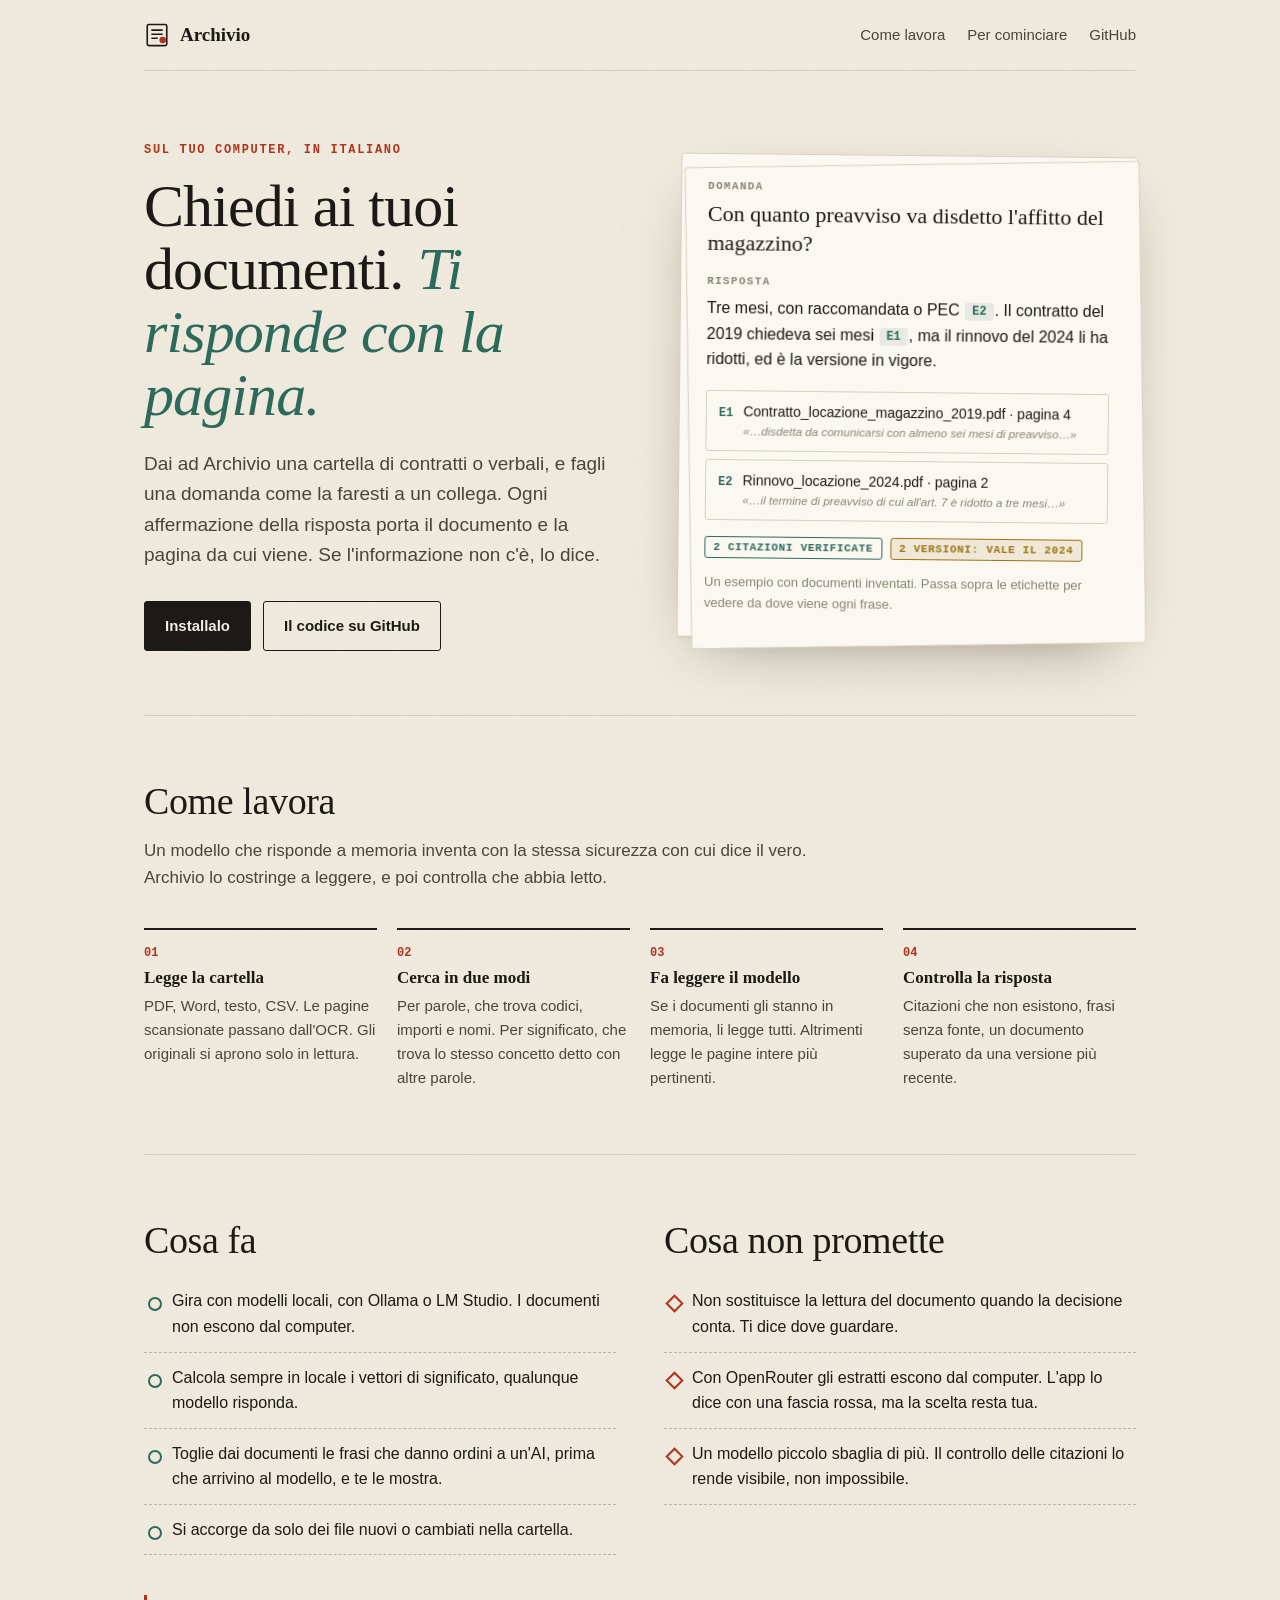
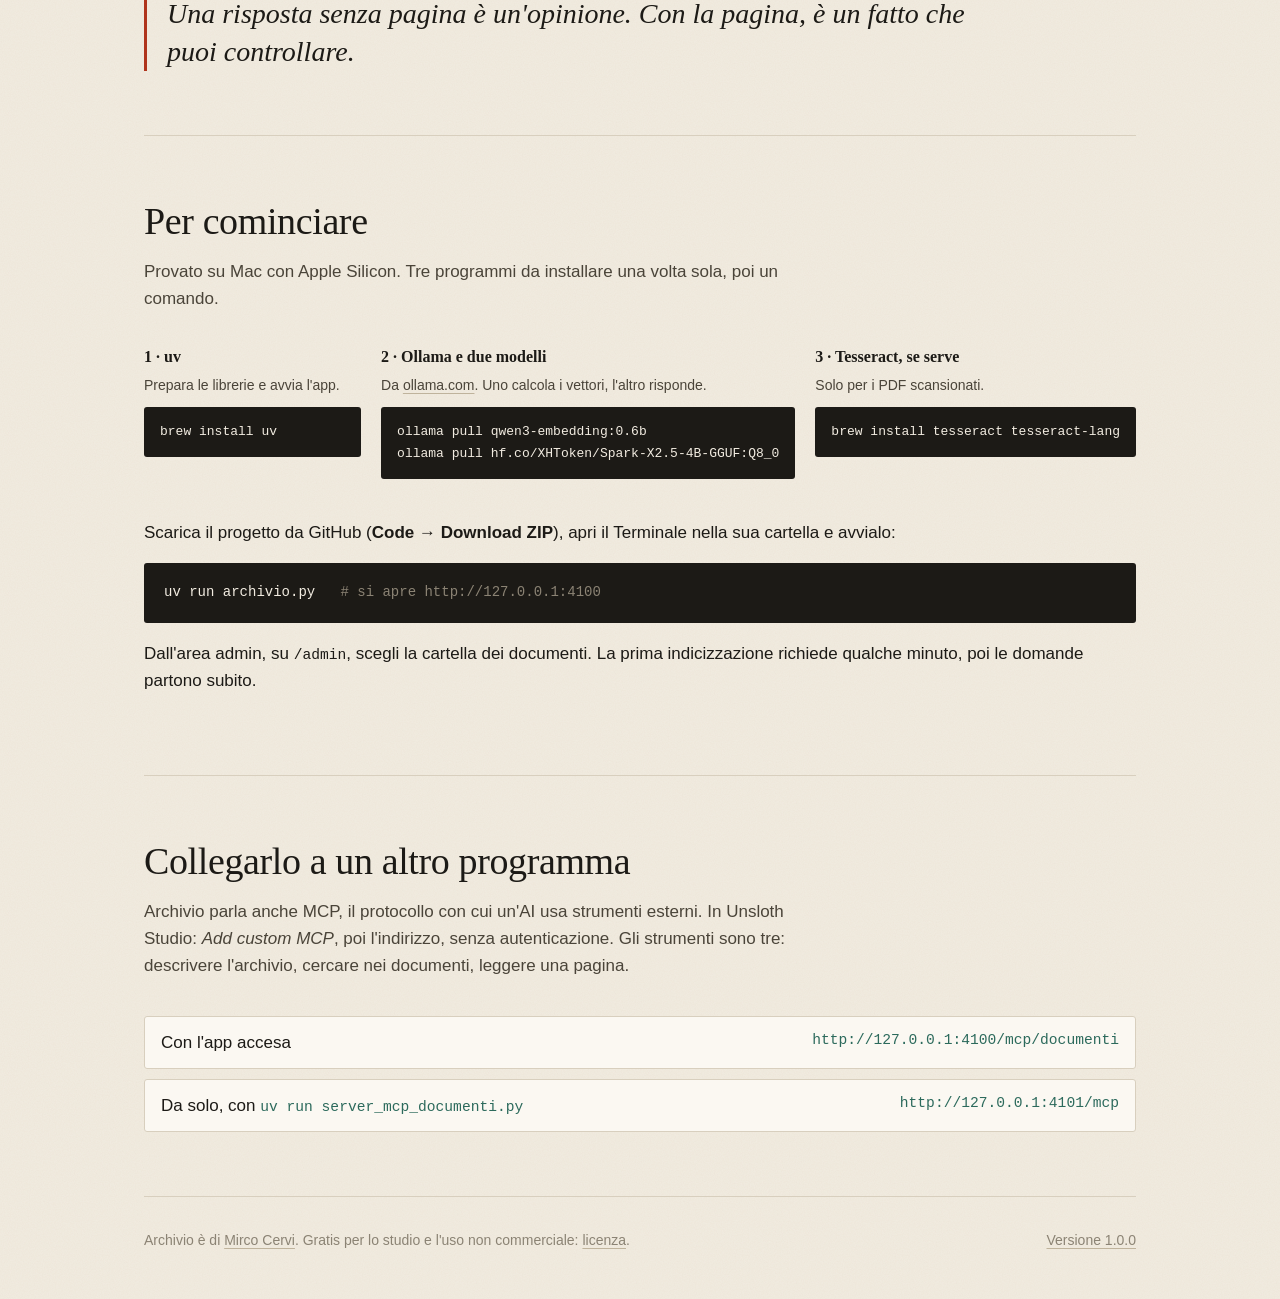
<file: docs/index.html>
<!doctype html>
<html lang="it">
<head>
<meta charset="utf-8">
<meta name="viewport" content="width=device-width, initial-scale=1">
<title>Archivio · domande ai tuoi documenti, in locale</title>
<meta name="description" content="Fai domande in italiano a una cartella di documenti. Ogni risposta porta documento e pagina, e gira tutto sul tuo computer.">
<meta property="og:title" content="Archivio · domande ai tuoi documenti, in locale">
<meta property="og:description" content="Ogni risposta porta documento e pagina. Ricerca ibrida, OCR, modelli locali, controllo delle citazioni.">
<meta property="og:type" content="website">
<link rel="icon" href="data:image/svg+xml,%3Csvg xmlns='http://www.w3.org/2000/svg' viewBox='0 0 32 32'%3E%3Crect x='4' y='3' width='24' height='26' rx='2' fill='%23fbf8f2' stroke='%231c1a16' stroke-width='2'/%3E%3Cpath d='M9 10h14M9 15h14M9 20h8' stroke='%231c1a16' stroke-width='2'/%3E%3Ccircle cx='23' cy='22' r='4' fill='%23b0341c'/%3E%3C/svg%3E">
<style>
:root {
  --carta: #f2ece1; --foglio: #fbf8f2; --inchiostro: #1c1a16; --inchiostro-2: #4a4439;
  --grigio: #8b8374; --linea: #d8cfbe; --linea-forte: #bfb39c;
  --timbro: #b0341c; --timbro-tenue: rgba(176, 52, 28, .09);
  --verderame: #2c6a5c; --verderame-tenue: rgba(44, 106, 92, .1);
  --ocra: #9c7212; --ocra-tenue: rgba(156, 114, 18, .12);
  --ombra: 0 1px 0 rgba(60, 45, 20, .06), 0 10px 30px -18px rgba(60, 45, 20, .35);
  --ombra-alta: 0 2px 0 rgba(60, 45, 20, .05), 0 24px 60px -28px rgba(40, 30, 10, .55);
  --grana: url("data:image/svg+xml;utf8,<svg xmlns='http://www.w3.org/2000/svg' width='160' height='160'><filter id='n'><feTurbulence type='fractalNoise' baseFrequency='.85' numOctaves='3' stitchTiles='stitch'/><feColorMatrix values='0 0 0 0 0.35 0 0 0 0 0.27 0 0 0 0 0.15 0 0 0 .07 0'/></filter><rect width='100%' height='100%' filter='url(%23n)'/></svg>");
  --f-titolo: "Iowan Old Style", "New York", "Charter", "Palatino Linotype", Georgia, serif;
  --f-testo: "Avenir Next", "Avenir", "Segoe UI", "Helvetica Neue", sans-serif;
  --f-mono: "SF Mono", ui-monospace, "Cascadia Mono", Menlo, monospace;
  color-scheme: light;
}
@media (prefers-color-scheme: dark) {
  :root {
    --carta: #12110e; --foglio: #1d1b17; --inchiostro: #efe7d8; --inchiostro-2: #c3b9a6;
    --grigio: #8d8473; --linea: #34302a; --linea-forte: #4a443a;
    --timbro: #e0644a; --timbro-tenue: rgba(224, 100, 74, .12);
    --verderame: #6cbfa9; --verderame-tenue: rgba(108, 191, 169, .12);
    --ocra: #d9aa45; --ocra-tenue: rgba(217, 170, 69, .13);
    --ombra: 0 1px 0 rgba(0,0,0,.4), 0 10px 30px -18px rgba(0,0,0,.8);
    --ombra-alta: 0 24px 60px -28px rgba(0,0,0,.9);
    color-scheme: dark;
  }
}
* { box-sizing: border-box; }
html { -webkit-text-size-adjust: 100%; }
body {
  margin: 0; background: var(--carta) var(--grana); color: var(--inchiostro);
  font: 17px/1.6 var(--f-testo); -webkit-font-smoothing: antialiased;
}
a { color: inherit; text-decoration-color: var(--linea-forte); text-underline-offset: 3px; }
a:hover { text-decoration-color: var(--timbro); }
code { font-family: var(--f-mono); font-size: .86em; }
.pagina { max-width: 1040px; margin: 0 auto; padding: 0 24px; }

/* testata */
.testata { display: flex; align-items: center; justify-content: space-between; padding: 22px 0; border-bottom: 1px solid var(--linea); }
.marchio { display: flex; align-items: center; gap: 10px; font: 600 19px var(--f-titolo); text-decoration: none; }
.marchio svg { width: 26px; height: 26px; }
.testata nav { display: flex; gap: 22px; font-size: 15px; }
.testata nav a { text-decoration: none; color: var(--inchiostro-2); }
.testata nav a:hover { color: var(--inchiostro); }

/* apertura */
.apertura { display: grid; grid-template-columns: 1.05fr 1fr; gap: 56px; align-items: center; padding: 72px 0 64px; }
.occhiello { font: 600 12px var(--f-mono); letter-spacing: .14em; text-transform: uppercase; color: var(--timbro); margin: 0 0 18px; }
h1 { font: 500 clamp(38px, 5.4vw, 60px)/1.05 var(--f-titolo); letter-spacing: -.015em; margin: 0 0 22px; }
h1 em { font-style: italic; color: var(--verderame); }
.sottotitolo { font-size: 19px; color: var(--inchiostro-2); margin: 0 0 30px; max-width: 34em; }
.comandi { display: flex; flex-wrap: wrap; gap: 12px; }
.bottone { display: inline-flex; align-items: center; gap: 8px; padding: 12px 20px; border-radius: 3px; font-weight: 600; font-size: 15px; text-decoration: none; border: 1px solid var(--inchiostro); }
.bottone.pieno { background: var(--inchiostro); color: var(--carta); }
.bottone.pieno:hover { background: var(--timbro); border-color: var(--timbro); }
.bottone.vuoto:hover { background: var(--foglio); }

/* la scheda di esempio */
.scheda { position: relative; background: var(--foglio); border: 1px solid var(--linea); border-radius: 3px; box-shadow: var(--ombra-alta); padding: 26px 26px 22px; transform: rotate(.6deg); }
.scheda::before { content: ""; position: absolute; inset: 8px -8px -8px 8px; border: 1px solid var(--linea); border-radius: 3px; background: var(--foglio); z-index: -1; transform: rotate(-1.4deg); }
.etichetta { font: 600 11px var(--f-mono); letter-spacing: .12em; text-transform: uppercase; color: var(--grigio); margin: 0 0 8px; }
.domanda { font: 500 22px/1.3 var(--f-titolo); margin: 0 0 18px; }
.risposta { margin: 0 0 18px; font-size: 16px; }
.cit { display: inline-block; font: 600 12px var(--f-mono); padding: 1px 6px; margin: 0 1px; border-radius: 3px; background: var(--verderame-tenue); color: var(--verderame); border: 1px solid transparent; cursor: pointer; vertical-align: 1px; }
.cit:hover, .cit:focus-visible, .cit.accesa { border-color: var(--verderame); outline: none; }
.fonti { display: grid; gap: 8px; margin: 0 0 16px; padding: 0; list-style: none; }
.fonti li { display: grid; grid-template-columns: auto 1fr; gap: 10px; align-items: baseline; padding: 9px 12px; border: 1px solid var(--linea); border-radius: 3px; font-size: 14px; transition: border-color .15s, background .15s; }
.fonti li.accesa { border-color: var(--verderame); background: var(--verderame-tenue); }
.fonti b { font: 600 12px var(--f-mono); color: var(--verderame); }
.fonti span small { display: block; color: var(--grigio); font-style: italic; }
.timbri { display: flex; flex-wrap: wrap; gap: 8px; }
.timbro { font: 600 11px var(--f-mono); letter-spacing: .06em; text-transform: uppercase; padding: 4px 8px; border-radius: 3px; border: 1px solid; }
.timbro.ok { color: var(--verderame); border-color: var(--verderame); }
.timbro.attenzione { color: var(--ocra); border-color: var(--ocra); background: var(--ocra-tenue); }
.nota-esempio { font-size: 13px; color: var(--grigio); margin: 14px 0 0; }

/* sezioni */
section { padding: 64px 0; border-top: 1px solid var(--linea); }
h2 { font: 500 clamp(28px, 3.6vw, 38px)/1.15 var(--f-titolo); margin: 0 0 14px; letter-spacing: -.01em; }
.intro { color: var(--inchiostro-2); max-width: 40em; margin: 0 0 36px; }
.passi { counter-reset: passo; display: grid; grid-template-columns: repeat(4, 1fr); gap: 20px; margin: 0; padding: 0; list-style: none; }
.passi li { counter-increment: passo; padding-top: 16px; border-top: 2px solid var(--inchiostro); }
.passi li::before { content: counter(passo, decimal-leading-zero); display: block; font: 600 12px var(--f-mono); color: var(--timbro); margin-bottom: 8px; }
.passi h3 { font: 600 17px var(--f-titolo); margin: 0 0 6px; }
.passi p { margin: 0; font-size: 15px; color: var(--inchiostro-2); }

.due { display: grid; grid-template-columns: 1fr 1fr; gap: 48px; }
.elenco { margin: 0; padding: 0; list-style: none; }
.elenco li { padding: 12px 0 12px 28px; border-bottom: 1px dashed var(--linea-forte); position: relative; font-size: 16px; }
.elenco li::before { content: ""; position: absolute; left: 4px; top: 21px; width: 10px; height: 10px; border-radius: 50%; border: 2px solid var(--verderame); }
.elenco.no li::before { border-color: var(--timbro); border-radius: 0; transform: rotate(45deg); width: 9px; height: 9px; }
.citazione { font: italic 500 clamp(22px, 2.6vw, 28px)/1.35 var(--f-titolo); margin: 40px 0 0; padding-left: 20px; border-left: 3px solid var(--timbro); max-width: 30em; }

.codice { background: var(--inchiostro); color: var(--carta); border-radius: 3px; padding: 18px 20px; margin: 0 0 12px; overflow-x: auto; font: 14px/1.7 var(--f-mono); }
.codice .commento { color: var(--grigio); }
.installa { display: grid; grid-template-columns: repeat(3, 1fr); gap: 20px; }
.installa h3 { font: 600 16px var(--f-titolo); margin: 0 0 8px; }
.installa p { font-size: 14px; color: var(--inchiostro-2); margin: 0 0 10px; }
.installa .codice { font-size: 13px; padding: 14px 16px; }
.poi { margin-top: 28px; }

.mcp { display: grid; gap: 10px; margin: 0; padding: 0; list-style: none; }
.mcp li { display: flex; justify-content: space-between; gap: 16px; flex-wrap: wrap; padding: 12px 16px; background: var(--foglio); border: 1px solid var(--linea); border-radius: 3px; }
.mcp code { color: var(--verderame); }

footer { border-top: 1px solid var(--linea); padding: 32px 0 48px; font-size: 14px; color: var(--grigio); display: flex; justify-content: space-between; gap: 16px; flex-wrap: wrap; }

@media (prefers-reduced-motion: no-preference) {
  .apertura > * { animation: entra .7s cubic-bezier(.2,.7,.2,1) both; }
  .apertura > .scheda { animation-delay: .15s; }
  @keyframes entra { from { opacity: 0; transform: translateY(12px); } }
  .apertura > .scheda { animation-name: entra-scheda; }
  @keyframes entra-scheda { from { opacity: 0; transform: translateY(16px) rotate(.6deg); } to { transform: rotate(.6deg); } }
}
@media (max-width: 860px) {
  .apertura, .due { grid-template-columns: 1fr; gap: 40px; }
  .apertura { padding: 44px 0 48px; }
  .passi { grid-template-columns: 1fr 1fr; }
  .installa { grid-template-columns: 1fr; }
  .scheda { transform: none; }
  .apertura > .scheda { animation-name: entra; }
}
@media (max-width: 520px) {
  .pagina { padding: 0 16px; }
  .passi { grid-template-columns: 1fr; }
  .testata nav { display: none; }
  section { padding: 48px 0; }
}
</style>
</head>
<body>
<div class="pagina">

<header class="testata">
  <a class="marchio" href="#">
    <svg viewBox="0 0 32 32" aria-hidden="true"><rect x="4" y="3" width="24" height="26" rx="2" fill="none" stroke="currentColor" stroke-width="2"/><path d="M9 10h14M9 15h14M9 20h8" stroke="currentColor" stroke-width="2"/><circle cx="23" cy="22" r="4" fill="#b0341c"/></svg>
    Archivio
  </a>
  <nav aria-label="Sezioni">
    <a href="#come">Come lavora</a>
    <a href="#comincia">Per cominciare</a>
    <a href="https://github.com/mircocervi/localknowledge">GitHub</a>
  </nav>
</header>

<main>
<div class="apertura">
  <div>
    <p class="occhiello">Sul tuo computer, in italiano</p>
    <h1>Chiedi ai tuoi documenti. <em>Ti risponde con la pagina.</em></h1>
    <p class="sottotitolo">Dai ad Archivio una cartella di contratti o verbali, e fagli una domanda come la faresti a un collega. Ogni affermazione della risposta porta il documento e la pagina da cui viene. Se l'informazione non c'è, lo dice.</p>
    <div class="comandi">
      <a class="bottone pieno" href="#comincia">Installalo</a>
      <a class="bottone vuoto" href="https://github.com/mircocervi/localknowledge">Il codice su GitHub</a>
    </div>
  </div>

  <article class="scheda" aria-label="Esempio di domanda e risposta">
    <p class="etichetta">Domanda</p>
    <p class="domanda">Con quanto preavviso va disdetto l'affitto del magazzino?</p>
    <p class="etichetta">Risposta</p>
    <p class="risposta">Tre mesi, con raccomandata o PEC <button class="cit" data-e="2" aria-label="Estratto 2">E2</button>. Il contratto del 2019 chiedeva sei mesi <button class="cit" data-e="1" aria-label="Estratto 1">E1</button>, ma il rinnovo del 2024 li ha ridotti, ed è la versione in vigore.</p>
    <ul class="fonti">
      <li data-e="1"><b>E1</b><span>Contratto_locazione_magazzino_2019.pdf · pagina 4<small>«…disdetta da comunicarsi con almeno sei mesi di preavviso…»</small></span></li>
      <li data-e="2"><b>E2</b><span>Rinnovo_locazione_2024.pdf · pagina 2<small>«…il termine di preavviso di cui all'art. 7 è ridotto a tre mesi…»</small></span></li>
    </ul>
    <div class="timbri">
      <span class="timbro ok">2 citazioni verificate</span>
      <span class="timbro attenzione">2 versioni: vale il 2024</span>
    </div>
    <p class="nota-esempio">Un esempio con documenti inventati. Passa sopra le etichette per vedere da dove viene ogni frase.</p>
  </article>
</div>

<section id="come" aria-labelledby="t-come">
  <h2 id="t-come">Come lavora</h2>
  <p class="intro">Un modello che risponde a memoria inventa con la stessa sicurezza con cui dice il vero. Archivio lo costringe a leggere, e poi controlla che abbia letto.</p>
  <ol class="passi">
    <li><h3>Legge la cartella</h3><p>PDF, Word, testo, CSV. Le pagine scansionate passano dall'OCR. Gli originali si aprono solo in lettura.</p></li>
    <li><h3>Cerca in due modi</h3><p>Per parole, che trova codici, importi e nomi. Per significato, che trova lo stesso concetto detto con altre parole.</p></li>
    <li><h3>Fa leggere il modello</h3><p>Se i documenti gli stanno in memoria, li legge tutti. Altrimenti legge le pagine intere più pertinenti.</p></li>
    <li><h3>Controlla la risposta</h3><p>Citazioni che non esistono, frasi senza fonte, un documento superato da una versione più recente.</p></li>
  </ol>
</section>

<section aria-labelledby="t-limiti">
  <div class="due">
    <div>
      <h2 id="t-limiti">Cosa fa</h2>
      <ul class="elenco">
        <li>Gira con modelli locali, con Ollama o LM Studio. I documenti non escono dal computer.</li>
        <li>Calcola sempre in locale i vettori di significato, qualunque modello risponda.</li>
        <li>Toglie dai documenti le frasi che danno ordini a un'AI, prima che arrivino al modello, e te le mostra.</li>
        <li>Si accorge da solo dei file nuovi o cambiati nella cartella.</li>
      </ul>
    </div>
    <div>
      <h2>Cosa non promette</h2>
      <ul class="elenco no">
        <li>Non sostituisce la lettura del documento quando la decisione conta. Ti dice dove guardare.</li>
        <li>Con OpenRouter gli estratti escono dal computer. L'app lo dice con una fascia rossa, ma la scelta resta tua.</li>
        <li>Un modello piccolo sbaglia di più. Il controllo delle citazioni lo rende visibile, non impossibile.</li>
      </ul>
    </div>
  </div>
  <p class="citazione">Una risposta senza pagina è un'opinione. Con la pagina, è un fatto che puoi controllare.</p>
</section>

<section id="comincia" aria-labelledby="t-comincia">
  <h2 id="t-comincia">Per cominciare</h2>
  <p class="intro">Provato su Mac con Apple Silicon. Tre programmi da installare una volta sola, poi un comando.</p>
  <div class="installa">
    <div>
      <h3>1 · uv</h3>
      <p>Prepara le librerie e avvia l'app.</p>
      <pre class="codice">brew install uv</pre>
    </div>
    <div>
      <h3>2 · Ollama e due modelli</h3>
      <p>Da <a href="https://ollama.com/download">ollama.com</a>. Uno calcola i vettori, l'altro risponde.</p>
      <pre class="codice">ollama pull qwen3-embedding:0.6b
ollama pull hf.co/XHToken/Spark-X2.5-4B-GGUF:Q8_0</pre>
    </div>
    <div>
      <h3>3 · Tesseract, se serve</h3>
      <p>Solo per i PDF scansionati.</p>
      <pre class="codice">brew install tesseract tesseract-lang</pre>
    </div>
  </div>
  <div class="poi">
    <p>Scarica il progetto da GitHub (<b>Code → Download ZIP</b>), apri il Terminale nella sua cartella e avvialo:</p>
    <pre class="codice">uv run archivio.py   <span class="commento"># si apre http://127.0.0.1:4100</span></pre>
    <p>Dall'area admin, su <code>/admin</code>, scegli la cartella dei documenti. La prima indicizzazione richiede qualche minuto, poi le domande partono subito.</p>
  </div>
</section>

<section aria-labelledby="t-mcp">
  <h2 id="t-mcp">Collegarlo a un altro programma</h2>
  <p class="intro">Archivio parla anche MCP, il protocollo con cui un'AI usa strumenti esterni. In Unsloth Studio: <i>Add custom MCP</i>, poi l'indirizzo, senza autenticazione. Gli strumenti sono tre: descrivere l'archivio, cercare nei documenti, leggere una pagina.</p>
  <ul class="mcp">
    <li><span>Con l'app accesa</span><code>http://127.0.0.1:4100/mcp/documenti</code></li>
    <li><span>Da solo, con <code>uv run server_mcp_documenti.py</code></span><code>http://127.0.0.1:4101/mcp</code></li>
  </ul>
</section>
</main>

<footer>
  <span>Archivio è di <a href="https://mircocervi.it">Mirco Cervi</a>. Gratis per lo studio e l'uso non commerciale: <a href="https://github.com/mircocervi/localknowledge/blob/main/LICENSE.md">licenza</a>.</span>
  <span><a href="https://github.com/mircocervi/localknowledge/blob/main/CHANGELOG.md">Versione 1.0.0</a></span>
</footer>

</div>
<script>
// Le etichette E1, E2 accendono l'estratto da cui viene la frase.
const fonti = document.querySelectorAll(".fonti li");
for (const c of document.querySelectorAll(".cit")) {
  const accendi = (si) => {
    c.classList.toggle("accesa", si);
    for (const f of fonti) f.classList.toggle("accesa", si && f.dataset.e === c.dataset.e);
  };
  c.addEventListener("mouseenter", () => accendi(true));
  c.addEventListener("mouseleave", () => accendi(false));
  c.addEventListener("focus", () => accendi(true));
  c.addEventListener("blur", () => accendi(false));
  c.addEventListener("click", () => accendi(!c.classList.contains("accesa")));
}
</script>
</body>
</html>
</file>
